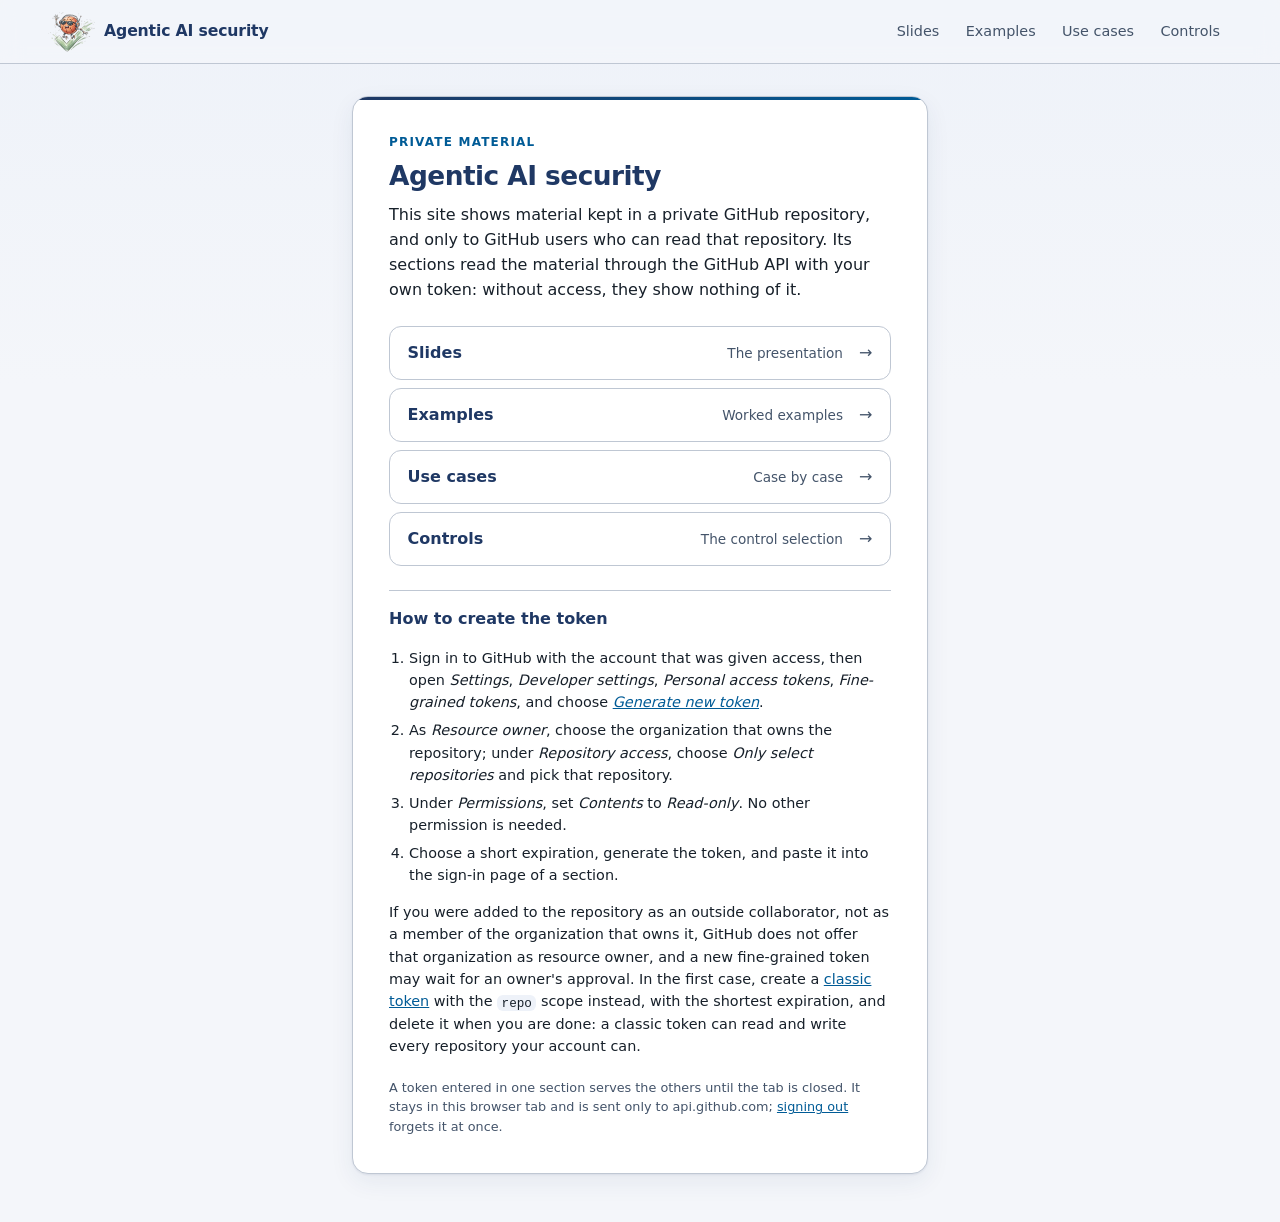
<file: index.html>
<!doctype html>
<html lang="en">
<head>
  <meta charset="utf-8">
  <!-- This page loads only its own files, and reads the latest release from the GitHub API. -->
  <meta http-equiv="Content-Security-Policy"
        content="default-src 'self'; connect-src https://api.github.com; object-src 'none'; base-uri 'none'; form-action 'none'">
  <meta name="viewport" content="width=device-width, initial-scale=1">
  <meta name="referrer" content="no-referrer">
  <meta name="robots" content="noindex, nofollow">
  <title>Agentic AI security</title>
  <link rel="icon" href="assets/favicon.png" type="image/png">
  <link rel="stylesheet" href="assets/site.css">
  <script type="module" src="assets/overview.js"></script>
</head>
<body>
  <!-- The bar of every page: the logo leads back to the overview from anywhere. -->
  <header class="site-bar">
    <a class="site-home" href="./" aria-label="Agentic AI security: overview">
      <img src="assets/logo.png" alt="" width="47" height="40">
      <span>Agentic AI security</span>
    </a>
    <nav class="site-nav" aria-label="Sections">
      <a href="slides/">Slides</a>
      <a href="examples/">Examples</a>
      <a href="usecases/">Use cases</a>
      <a href="controls/">Controls</a>
    </nav>
  </header>
  <main class="card">
    <p class="kicker">Private material</p>
    <h1>Agentic AI security</h1>
    <p class="lead">
      This site shows material kept in a private GitHub repository, and only to GitHub users who
      can read that repository. Its sections read the material through the GitHub API with your
      own token: without access, they show nothing of it.
    </p>

    <!-- One entry per section; a section in preparation carries the class "pending". -->
    <nav aria-label="Sections">
      <ul class="sections">
        <li><a href="slides/"><span class="name">Slides</span><span class="state">The presentation</span></a></li>
        <li><a href="examples/"><span class="name">Examples</span><span class="state">Worked examples</span></a></li>
        <li><a href="usecases/"><span class="name">Use cases</span><span class="state">Case by case</span></a></li>
        <li><a href="controls/"><span class="name">Controls</span><span class="state">The control selection</span></a></li>
      </ul>
    </nav>

    <!-- Shown in place of the help on the token once a section has stored one. -->
    <section id="release" class="help-section" aria-labelledby="release-title" hidden>
      <h2 id="release-title">Latest release</h2>
      <p>The PDF of the latest release: <code id="release-file"></code><span id="release-date"></span>.</p>
      <p><a id="release-link" class="button primary" href="download/">Download the full paper in PDF</a></p>
      <p class="fine">
        github.com serves the file, and only to an account that can read the repository; the next
        page explains what it asks.
      </p>
    </section>

    <section id="token" class="help-section" aria-labelledby="token-title">
      <h2 id="token-title">How to create the token</h2>
      <ol>
        <li>Sign in to GitHub with the account that was given access, then open
          <em>Settings</em>, <em>Developer settings</em>, <em>Personal access tokens</em>,
          <em>Fine-grained tokens</em>, and choose
          <a href="https://github.com/settings/personal-access-tokens/new" target="_blank"
             rel="noopener noreferrer"><em>Generate new token</em></a>.</li>
        <li>As <em>Resource owner</em>, choose the organization that owns the repository; under
          <em>Repository access</em>, choose <em>Only select repositories</em> and pick that
          repository.</li>
        <li>Under <em>Permissions</em>, set <em>Contents</em> to <em>Read-only</em>. No other
          permission is needed.</li>
        <li>Choose a short expiration, generate the token, and paste it into the sign-in page of a
          section.</li>
      </ol>
      <p>
        If you were added to the repository as an outside collaborator, not as a member of the
        organization that owns it, GitHub does not offer that organization as resource owner, and a
        new fine-grained token may wait for an owner's approval. In the first case, create a
        <a href="https://github.com/settings/tokens/new?scopes=repo&amp;description=Private%20presentation"
           target="_blank" rel="noopener noreferrer">classic token</a> with the <code>repo</code> scope
        instead, with the shortest expiration, and delete it when you are done: a classic token can
        read and write every repository your account can.
      </p>
    </section>

    <p class="fine">
      A token entered in one section serves the others until the tab is closed. It stays in this
      browser tab and is sent only to api.github.com;
      <a href="slides/?signout">signing out</a> forgets it at once.
    </p>
  </main>
</body>
</html>
</file>
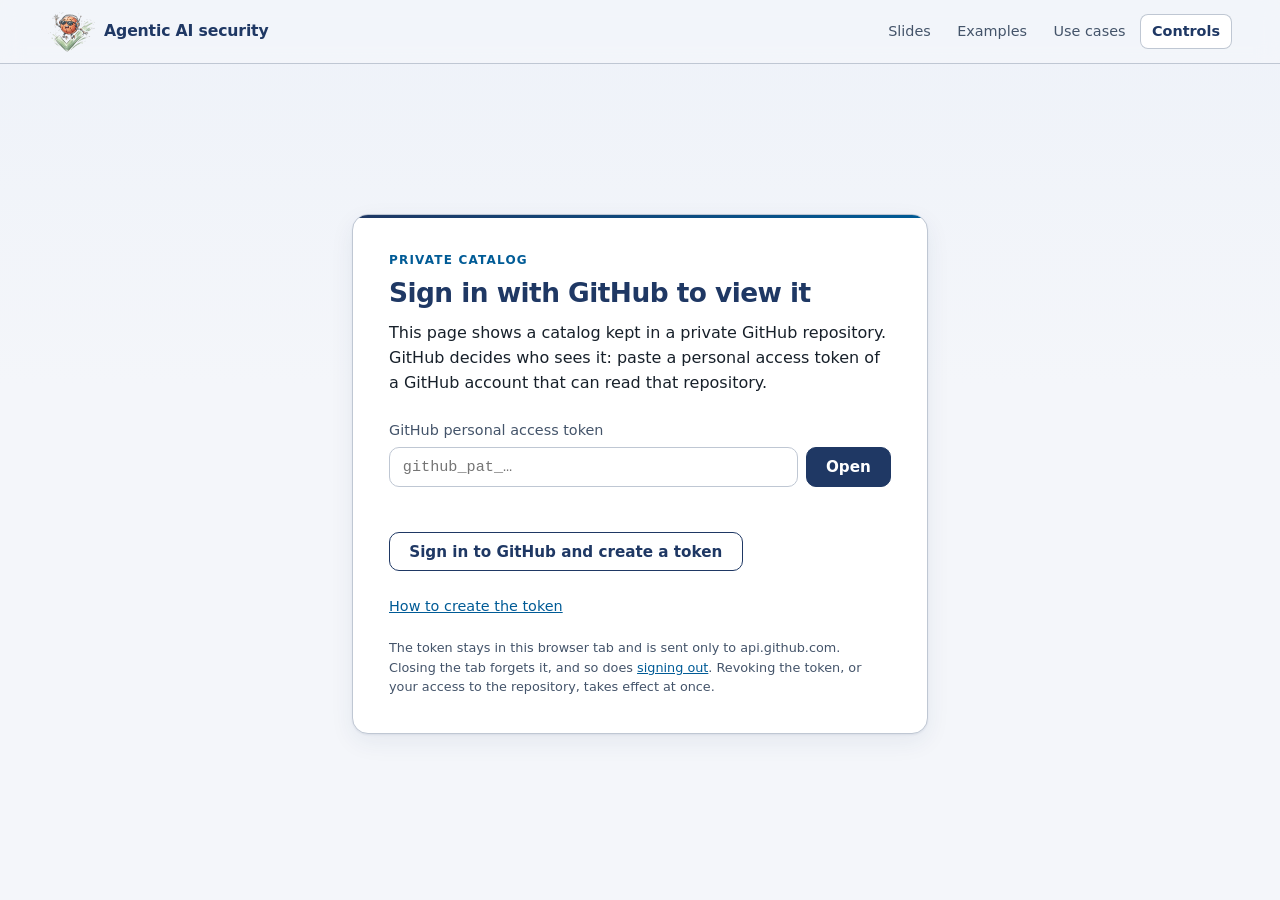
<file: controls/index.html>
<!doctype html>
<html lang="en">
<head>
  <meta charset="utf-8">
  <!-- Requests go only to the GitHub API; the page loads nothing but its own files. -->
  <meta http-equiv="Content-Security-Policy"
        content="default-src 'self'; connect-src https://api.github.com; object-src 'none'; base-uri 'none'; form-action 'none'">
  <meta name="viewport" content="width=device-width, initial-scale=1">
  <meta name="referrer" content="no-referrer">
  <meta name="robots" content="noindex, nofollow">
  <title>Controls</title>
  <link rel="icon" href="../assets/favicon.png" type="image/png">
  <link rel="stylesheet" href="../assets/site.css">
  <script type="module" src="controls.js"></script>
</head>
<body>
  <!-- The bar of every page: the logo leads back to the overview from anywhere. -->
  <header class="site-bar">
    <a class="site-home" href="../" aria-label="Agentic AI security: overview">
      <img src="../assets/logo.png" alt="" width="47" height="40">
      <span>Agentic AI security</span>
    </a>
    <nav class="site-nav" aria-label="Sections">
      <a href="../slides/">Slides</a>
      <a href="../examples/">Examples</a>
      <a href="../usecases/">Use cases</a>
      <a href="../controls/" aria-current="page">Controls</a>
    </nav>
  </header>
  <main class="card" id="gate">
    <p class="kicker">Private catalog</p>
    <h1>Sign in with GitHub to view it</h1>
    <p class="lead">
      This page shows a catalog kept in a private GitHub repository. GitHub decides who sees it:
      paste a personal access token of a GitHub account that can read that repository.
    </p>

    <form id="signin" autocomplete="off">
      <fieldset>
        <label for="token">GitHub personal access token</label>
        <div class="row">
          <input id="token" name="token" type="password" spellcheck="false" autocapitalize="off"
                 placeholder="github_pat_&hellip;" required>
          <button type="submit">Open</button>
        </div>
      </fieldset>
    </form>
    <p id="status" role="status" aria-live="polite"></p>
    <noscript><p class="noscript">This page needs JavaScript to read the catalog from GitHub.</p></noscript>

    <p class="actions">
      <a class="button" href="https://github.com/settings/personal-access-tokens/new"
         target="_blank" rel="noopener noreferrer">Sign in to GitHub and create a token</a>
    </p>

    <p class="help"><a href="../#token">How to create the token</a></p>

    <p class="fine">
      The token stays in this browser tab and is sent only to api.github.com. Closing the tab
      forgets it, and so does <a href="?signout">signing out</a>. Revoking the token, or your
      access to the repository, takes effect at once.
    </p>
  </main>

  <!-- Filled by controls.js from the document GitHub returns: every text comes from it. -->
  <main class="wide" id="content" hidden>
    <p class="kicker">Controls</p>
    <h1 data-fill="title"></h1>
    <p class="lead" data-fill="lead"></p>
    <p class="note" data-fill="note"></p>
    <div id="catalog"></div>
  </main>
</body>
</html>
</file>
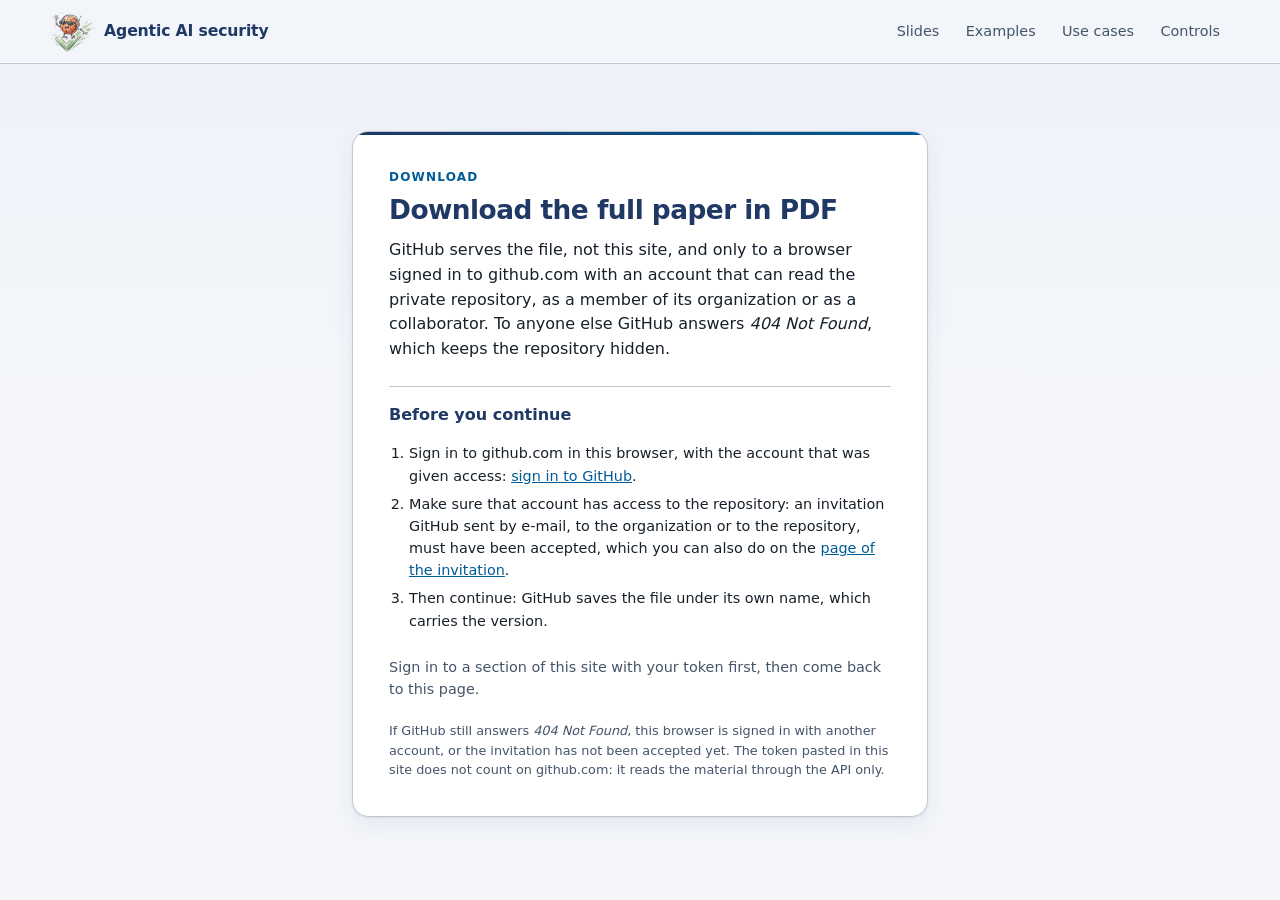
<file: download/index.html>
<!doctype html>
<html lang="en">
<head>
  <meta charset="utf-8">
  <!-- Requests go only to the GitHub API; the page loads nothing but its own files. -->
  <meta http-equiv="Content-Security-Policy"
        content="default-src 'self'; connect-src https://api.github.com; object-src 'none'; base-uri 'none'; form-action 'none'">
  <meta name="viewport" content="width=device-width, initial-scale=1">
  <meta name="referrer" content="no-referrer">
  <meta name="robots" content="noindex, nofollow">
  <title>Download</title>
  <link rel="icon" href="../assets/favicon.png" type="image/png">
  <link rel="stylesheet" href="../assets/site.css">
  <script type="module" src="download.js"></script>
</head>
<body>
  <!-- The bar of every page: the logo leads back to the overview from anywhere. -->
  <header class="site-bar">
    <a class="site-home" href="../" aria-label="Agentic AI security: overview">
      <img src="../assets/logo.png" alt="" width="47" height="40">
      <span>Agentic AI security</span>
    </a>
    <nav class="site-nav" aria-label="Sections">
      <a href="../slides/">Slides</a>
      <a href="../examples/">Examples</a>
      <a href="../usecases/">Use cases</a>
      <a href="../controls/">Controls</a>
    </nav>
  </header>
  <main class="card">
    <p class="kicker">Download</p>
    <h1>Download the full paper in PDF</h1>
    <p class="lead">
      GitHub serves the file, not this site, and only to a browser signed in to github.com with an
      account that can read the private repository, as a member of its organization or as a
      collaborator. To
      anyone else GitHub answers <em>404 Not Found</em>, which keeps the repository hidden.
    </p>

    <section class="help-section" aria-labelledby="steps-title">
      <h2 id="steps-title">Before you continue</h2>
      <ol>
        <li>Sign in to github.com in this browser, with the account that was given access:
          <a href="https://github.com/login" target="_blank" rel="noopener noreferrer">sign in to
          GitHub</a>.</li>
        <li>Make sure that account has access to the repository: an invitation GitHub sent by
          e-mail, to the organization or to the repository, must have been accepted, which you can
          also do on the
          <a id="invitations" href="https://github.com/" target="_blank" rel="noopener noreferrer">page
          of the invitation</a>.</li>
        <li>Then continue: GitHub saves the file under its own name, which carries the version.</li>
      </ol>
    </section>

    <p id="file" class="fine" hidden>The file: <code id="file-name"></code><span id="file-date"></span>.</p>
    <p class="actions">
      <a id="continue" class="button primary" href="../" hidden>Continue to the download on GitHub</a>
    </p>
    <p id="status" role="status" aria-live="polite"></p>

    <p class="fine">
      If GitHub still answers <em>404 Not Found</em>, this browser is signed in with another account,
      or the invitation has not been accepted yet. The token pasted in this site does not count on
      github.com: it reads the material through the API only.
    </p>
  </main>
</body>
</html>
</file>
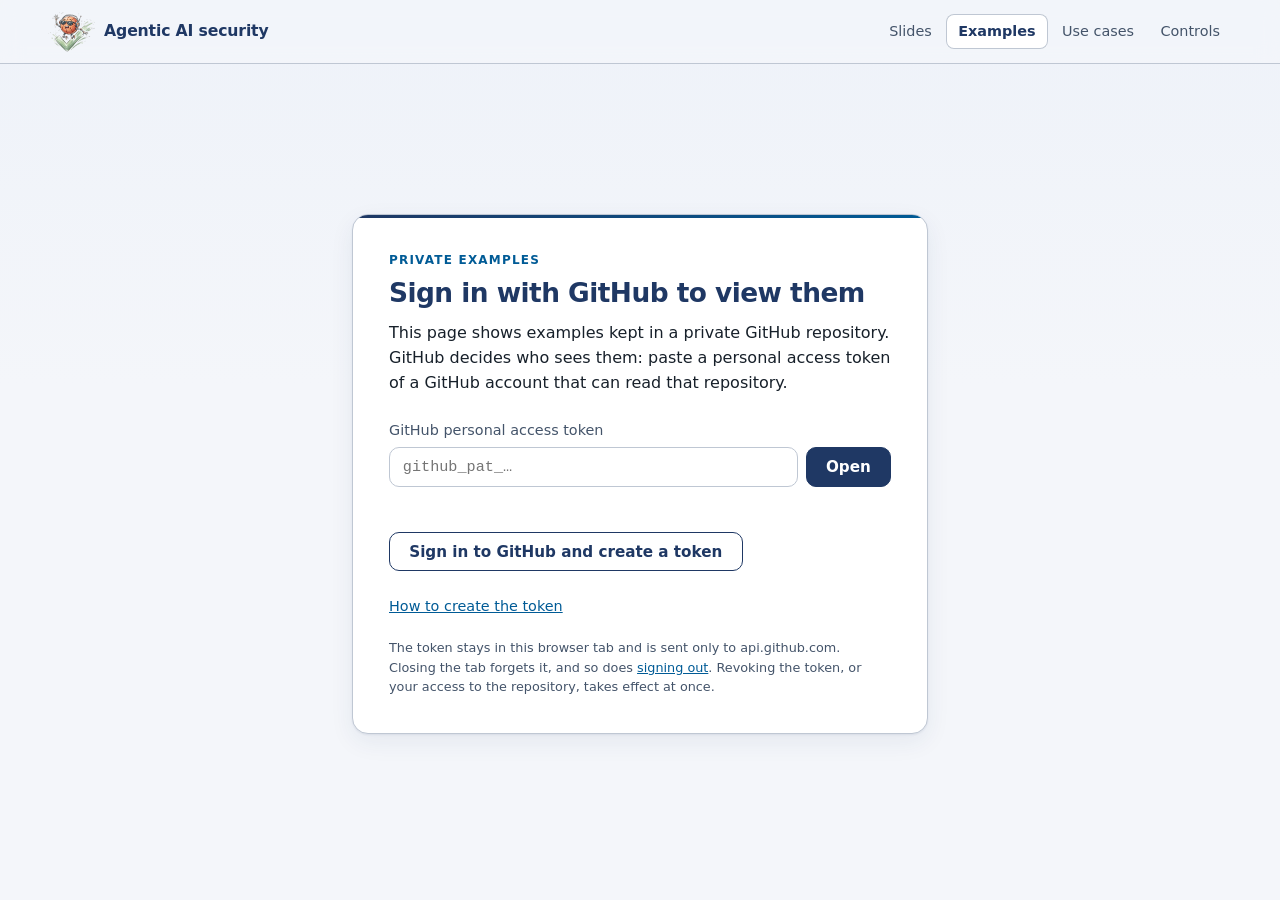
<file: examples/index.html>
<!doctype html>
<html lang="en">
<head>
  <meta charset="utf-8">
  <!-- Requests go only to the GitHub API; the page loads nothing but its own files. -->
  <meta http-equiv="Content-Security-Policy"
        content="default-src 'self'; connect-src https://api.github.com; object-src 'none'; base-uri 'none'; form-action 'none'">
  <meta name="viewport" content="width=device-width, initial-scale=1">
  <meta name="referrer" content="no-referrer">
  <meta name="robots" content="noindex, nofollow">
  <title>Examples</title>
  <link rel="icon" href="../assets/favicon.png" type="image/png">
  <link rel="stylesheet" href="../assets/site.css">
  <script type="module" src="examples.js"></script>
</head>
<body>
  <!-- The bar of every page: the logo leads back to the overview from anywhere. -->
  <header class="site-bar">
    <a class="site-home" href="../" aria-label="Agentic AI security: overview">
      <img src="../assets/logo.png" alt="" width="47" height="40">
      <span>Agentic AI security</span>
    </a>
    <nav class="site-nav" aria-label="Sections">
      <a href="../slides/">Slides</a>
      <a href="../examples/" aria-current="page">Examples</a>
      <a href="../usecases/">Use cases</a>
      <a href="../controls/">Controls</a>
    </nav>
  </header>
  <main class="card" id="gate">
    <p class="kicker">Private examples</p>
    <h1>Sign in with GitHub to view them</h1>
    <p class="lead">
      This page shows examples kept in a private GitHub repository. GitHub decides who sees them:
      paste a personal access token of a GitHub account that can read that repository.
    </p>

    <form id="signin" autocomplete="off">
      <fieldset>
        <label for="token">GitHub personal access token</label>
        <div class="row">
          <input id="token" name="token" type="password" spellcheck="false" autocapitalize="off"
                 placeholder="github_pat_&hellip;" required>
          <button type="submit">Open</button>
        </div>
      </fieldset>
    </form>
    <p id="status" role="status" aria-live="polite"></p>
    <noscript><p class="noscript">This page needs JavaScript to read the examples from GitHub.</p></noscript>

    <p class="actions">
      <a class="button" href="https://github.com/settings/personal-access-tokens/new"
         target="_blank" rel="noopener noreferrer">Sign in to GitHub and create a token</a>
    </p>

    <p class="help"><a href="../#token">How to create the token</a></p>

    <p class="fine">
      The token stays in this browser tab and is sent only to api.github.com. Closing the tab
      forgets it, and so does <a href="?signout">signing out</a>. Revoking the token, or your
      access to the repository, takes effect at once.
    </p>
  </main>

  <!-- Filled by examples.js from the document GitHub returns: every text comes from it. -->
  <main class="wide" id="content" hidden>
    <p class="kicker">Examples</p>
    <h1 data-fill="title"></h1>
    <p class="lead" data-fill="lead"></p>
    <p class="note" data-fill="note"></p>
    <div id="groups"></div>
  </main>

  <!-- The card of an item, opened at its address (#id); filled by examples.js. -->
  <dialog id="card" class="card-dialog" aria-label="Details">
    <div class="card-bar"><button type="button" class="card-close">Close</button></div>
    <div class="card-slot"></div>
  </dialog>
</body>
</html>
</file>
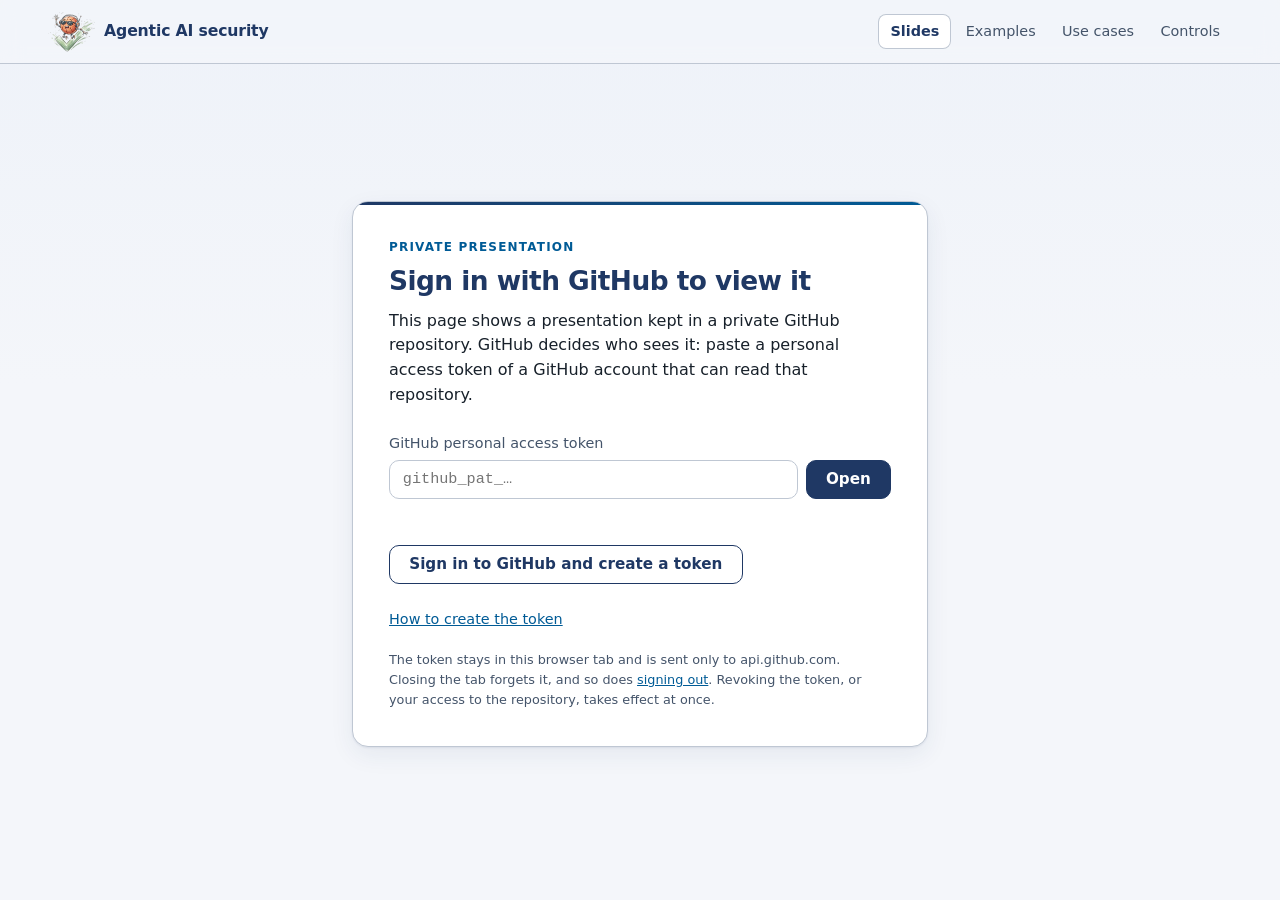
<file: slides/index.html>
<!doctype html>
<html lang="en">
<head>
  <meta charset="utf-8">
  <!-- Network requests may go only to the GitHub API; no plugins, no <base>, no form posts.
       Scripts and styles are left open because the deck that replaces this page inlines its own. -->
  <meta http-equiv="Content-Security-Policy"
        content="connect-src https://api.github.com; object-src 'none'; base-uri 'none'; form-action 'none'">
  <meta name="viewport" content="width=device-width, initial-scale=1">
  <meta name="referrer" content="no-referrer">
  <meta name="robots" content="noindex, nofollow">
  <title>Private presentation</title>
  <link rel="icon" href="../assets/favicon.png" type="image/png">
  <link rel="stylesheet" href="../assets/site.css">
  <script type="module" src="viewer.js"></script>
</head>
<body>
  <!-- The bar of every page: the logo leads back to the overview from anywhere. -->
  <header class="site-bar">
    <a class="site-home" href="../" aria-label="Agentic AI security: overview">
      <img src="../assets/logo.png" alt="" width="47" height="40">
      <span>Agentic AI security</span>
    </a>
    <nav class="site-nav" aria-label="Sections">
      <a href="../slides/" aria-current="page">Slides</a>
      <a href="../examples/">Examples</a>
      <a href="../usecases/">Use cases</a>
      <a href="../controls/">Controls</a>
    </nav>
  </header>
  <main class="card">
    <p class="kicker">Private presentation</p>
    <h1>Sign in with GitHub to view it</h1>
    <p class="lead">
      This page shows a presentation kept in a private GitHub repository. GitHub decides who sees
      it: paste a personal access token of a GitHub account that can read that repository.
    </p>

    <form id="signin" autocomplete="off">
      <fieldset>
        <label for="token">GitHub personal access token</label>
        <div class="row">
          <input id="token" name="token" type="password" spellcheck="false" autocapitalize="off"
                 placeholder="github_pat_&hellip;" required>
          <button type="submit">Open</button>
        </div>
      </fieldset>
    </form>
    <p id="status" role="status" aria-live="polite"></p>
    <noscript><p class="noscript">This page needs JavaScript to read the presentation from GitHub.</p></noscript>

    <p class="actions">
      <a class="button" href="https://github.com/settings/personal-access-tokens/new"
         target="_blank" rel="noopener noreferrer">Sign in to GitHub and create a token</a>
    </p>

    <p class="help"><a href="../#token">How to create the token</a></p>

    <p class="fine">
      The token stays in this browser tab and is sent only to api.github.com. Closing the tab
      forgets it, and so does <a href="?signout">signing out</a>. Revoking the token, or your
      access to the repository, takes effect at once.
    </p>
  </main>
</body>
</html>
</file>
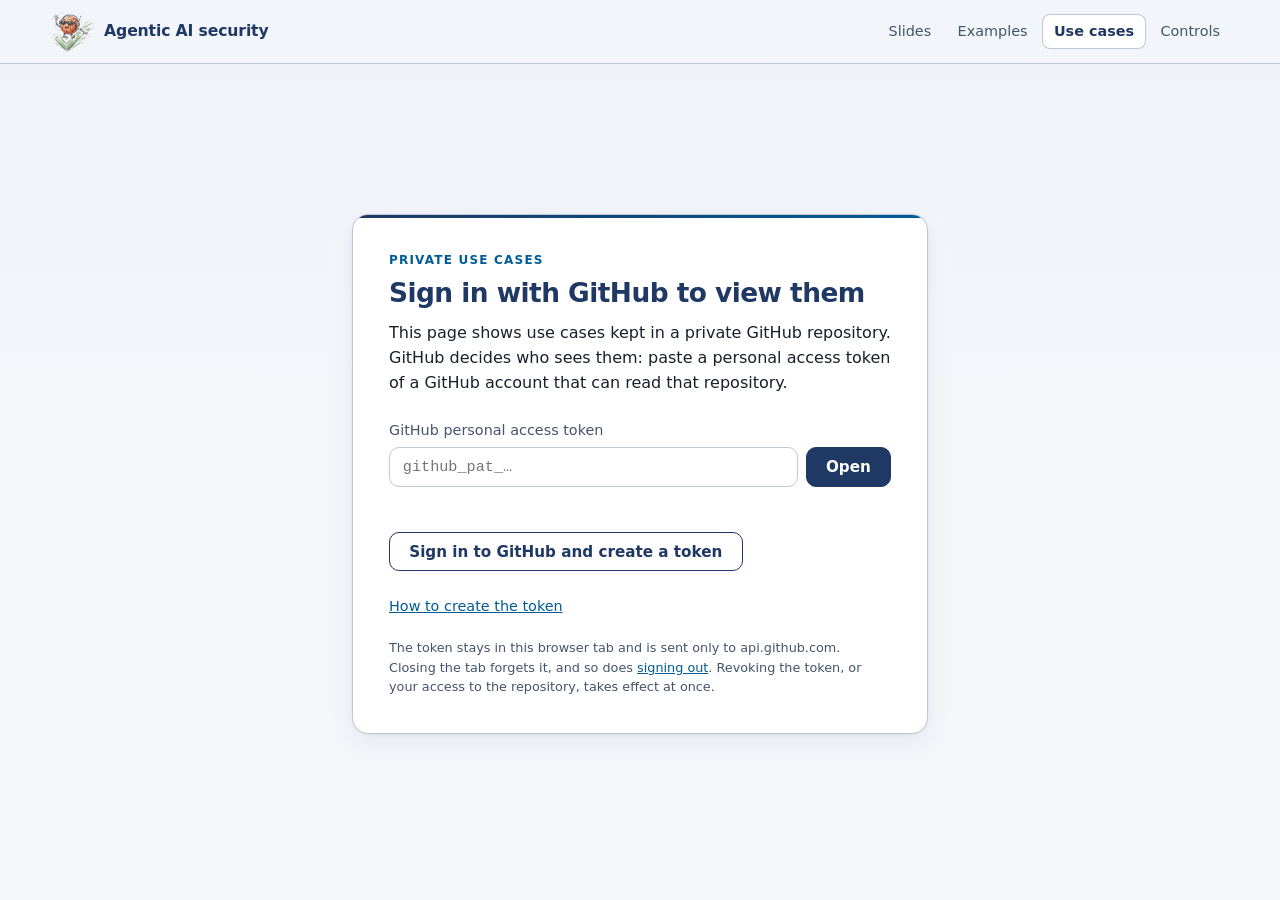
<file: usecases/index.html>
<!doctype html>
<html lang="en">
<head>
  <meta charset="utf-8">
  <!-- Requests go only to the GitHub API; the page loads nothing but its own files. -->
  <meta http-equiv="Content-Security-Policy"
        content="default-src 'self'; connect-src https://api.github.com; object-src 'none'; base-uri 'none'; form-action 'none'">
  <meta name="viewport" content="width=device-width, initial-scale=1">
  <meta name="referrer" content="no-referrer">
  <meta name="robots" content="noindex, nofollow">
  <title>Use cases</title>
  <link rel="icon" href="../assets/favicon.png" type="image/png">
  <link rel="stylesheet" href="../assets/site.css">
  <script type="module" src="usecases.js"></script>
</head>
<body>
  <!-- The bar of every page: the logo leads back to the overview from anywhere. -->
  <header class="site-bar">
    <a class="site-home" href="../" aria-label="Agentic AI security: overview">
      <img src="../assets/logo.png" alt="" width="47" height="40">
      <span>Agentic AI security</span>
    </a>
    <nav class="site-nav" aria-label="Sections">
      <a href="../slides/">Slides</a>
      <a href="../examples/">Examples</a>
      <a href="../usecases/" aria-current="page">Use cases</a>
      <a href="../controls/">Controls</a>
    </nav>
  </header>
  <main class="card" id="gate">
    <p class="kicker">Private use cases</p>
    <h1>Sign in with GitHub to view them</h1>
    <p class="lead">
      This page shows use cases kept in a private GitHub repository. GitHub decides who sees them:
      paste a personal access token of a GitHub account that can read that repository.
    </p>

    <form id="signin" autocomplete="off">
      <fieldset>
        <label for="token">GitHub personal access token</label>
        <div class="row">
          <input id="token" name="token" type="password" spellcheck="false" autocapitalize="off"
                 placeholder="github_pat_&hellip;" required>
          <button type="submit">Open</button>
        </div>
      </fieldset>
    </form>
    <p id="status" role="status" aria-live="polite"></p>
    <noscript><p class="noscript">This page needs JavaScript to read the use cases from GitHub.</p></noscript>

    <p class="actions">
      <a class="button" href="https://github.com/settings/personal-access-tokens/new"
         target="_blank" rel="noopener noreferrer">Sign in to GitHub and create a token</a>
    </p>

    <p class="help"><a href="../#token">How to create the token</a></p>

    <p class="fine">
      The token stays in this browser tab and is sent only to api.github.com. Closing the tab
      forgets it, and so does <a href="?signout">signing out</a>. Revoking the token, or your
      access to the repository, takes effect at once.
    </p>
  </main>

  <!-- Filled by examples.js from the document GitHub returns: every text comes from it. -->
  <main class="wide" id="content" hidden>
    <p class="kicker">Use cases</p>
    <h1 data-fill="title"></h1>
    <p class="lead" data-fill="lead"></p>
    <p class="note" data-fill="note"></p>
    <div id="groups"></div>
  </main>

  <!-- The card of an item, opened at its address (#id); filled by examples.js. -->
  <dialog id="card" class="card-dialog" aria-label="Details">
    <div class="card-bar"><button type="button" class="card-close">Close</button></div>
    <div class="card-slot"></div>
  </dialog>
</body>
</html>
</file>
<file: assets/site.css>
/* The style of every page of the site: the overview, the sign-in page of each section,
   and the placeholders. Once a token opens the presentation, the deck replaces its page
   with its own styles. The palette is the deck's; the look is sober and technical: a system
   typeface, thin rules, soft shadows, and short transitions, nothing that moves on its own. */

:root {
  --navy: #1f3864;
  --slate: #44546a;
  --accent: #005b96;
  --rule: #bfc7d3;
  --text: #17202a;
  --paper: #ffffff;
  --tint: #eef2f9;
  --page: #f4f6fa;
  --error: #b42318;
  /* Three tones, from green to red: a fill, and a darker rule. */
  --tone-1: #b8e04a;
  --tone-2: #fdd867;
  --tone-3: #ff6b61;
  --tone-1-rule: #3f7f1f;
  --tone-2-rule: #b8860b;
  --tone-3-rule: #c0392b;
  --on-tone: #17202a;
  --track: #d9e5f0;
  --shadow: rgba(31, 56, 100, 0.08);
  --shadow-soft: rgba(31, 56, 100, 0.07);
  --font: ui-sans-serif, system-ui, -apple-system, "Segoe UI", Roboto, "Helvetica Neue", Arial, sans-serif;
  --mono: ui-monospace, SFMono-Regular, "SF Mono", Menlo, Consolas, "Liberation Mono", monospace;
  /* The bar at the top of every page, and the shared radius, shadow, and focus ring. */
  --bar: 64px;
  --radius: 12px;
  --lift: 0 1px 2px var(--shadow), 0 8px 24px var(--shadow-soft);
  --ring: color-mix(in srgb, var(--accent) 30%, transparent);
  color-scheme: light;
}

@media (prefers-color-scheme: dark) {
  :root {
    --navy: #c7d5f0;
    --slate: #a3afc0;
    --accent: #7db9e8;
    --rule: #3a4658;
    --text: #e5e9ef;
    --paper: #18202b;
    --tint: #212c3a;
    --page: #0f151d;
    --error: #ff8f85;
    --tone-1-rule: #b8e04a;
    --tone-2-rule: #fdd867;
    --tone-3-rule: #ff6b61;
    --track: #2a3a4d;
    --shadow: rgba(0, 0, 0, 0.35);
    --shadow-soft: rgba(0, 0, 0, 0.25);
    color-scheme: dark;
  }
}

* {
  box-sizing: border-box;
}

/* The hidden attribute wins over any display a rule sets, so that code can hide any element. */
[hidden] {
  display: none !important;
}

body {
  display: flex;
  flex-direction: column;
  align-items: center;
  min-height: 100vh;
  margin: 0;
  padding: 0 0 3rem;
  background: linear-gradient(180deg, var(--tint), var(--page) 24rem) no-repeat, var(--page);
  color: var(--text);
  font: 16px/1.55 var(--font);
  -webkit-font-smoothing: antialiased;
  text-rendering: optimizeLegibility;
}

/* The bar at the top of every page: the logo and the name lead back to the overview from
   anywhere, and the sections follow, the current one marked. It stays in view, translucent. */
.site-bar {
  position: sticky;
  z-index: 20;
  top: 0;
  display: flex;
  align-items: center;
  gap: 1rem;
  width: 100%;
  height: var(--bar);
  margin-bottom: 2rem;
  padding: 0 max(16px, calc((100% - 74rem) / 2));
  border-bottom: 1px solid var(--rule);
  background: color-mix(in srgb, var(--page) 84%, transparent);
  -webkit-backdrop-filter: saturate(1.5) blur(10px);
  backdrop-filter: saturate(1.5) blur(10px);
}

.site-home {
  display: inline-flex;
  align-items: center;
  gap: 0.6rem;
  border-radius: 8px;
  color: var(--navy);
  font-size: 0.98rem;
  font-weight: 700;
  letter-spacing: -0.01em;
  text-decoration: none;
}

.site-home img {
  display: block;
  width: auto;
  height: 40px;
}

.site-home:hover span {
  color: var(--accent);
}

.site-nav {
  display: flex;
  gap: 0.15rem;
  margin-left: auto;
}

.site-nav a {
  padding: 0.4rem 0.75rem;
  border-radius: 8px;
  color: var(--slate);
  font-size: 0.9rem;
  font-weight: 500;
  text-decoration: none;
  transition: background-color 0.15s ease, color 0.15s ease;
}

.site-nav a:hover {
  background: var(--tint);
  color: var(--navy);
}

.site-nav a[aria-current="page"] {
  background: var(--paper);
  box-shadow: inset 0 0 0 1px var(--rule);
  color: var(--navy);
  font-weight: 600;
}

@media (max-width: 640px) {
  .site-nav {
    display: none;
  }
}

.card {
  position: relative;
  width: min(100% - 32px, 36rem);
  margin-block: auto;
  padding: 2.25rem;
  overflow: hidden;
  border: 1px solid var(--rule);
  border-radius: 16px;
  background: var(--paper);
  box-shadow: var(--lift);
}

/* A thin band of the two blues across the top of a card. */
.card::before {
  position: absolute;
  inset: 0 0 auto;
  height: 3px;
  background: linear-gradient(90deg, var(--navy), var(--accent));
  content: "";
}

.kicker {
  margin: 0 0 0.5rem;
  color: var(--accent);
  font-size: 0.75rem;
  font-weight: 700;
  letter-spacing: 0.1em;
  text-transform: uppercase;
}

h1 {
  margin: 0 0 0.75rem;
  color: var(--navy);
  font-size: 1.65rem;
  font-weight: 700;
  letter-spacing: -0.02em;
  line-height: 1.2;
}

.lead {
  margin: 0 0 1.5rem;
}

.lead:last-child {
  margin-bottom: 0;
}

fieldset {
  margin: 0;
  padding: 0;
  border: 0;
}

label {
  display: block;
  margin-bottom: 0.35rem;
  color: var(--slate);
  font-size: 0.9rem;
}

.row {
  display: flex;
  gap: 0.5rem;
}

input {
  flex: 1;
  min-width: 0;
  padding: 0.6rem 0.8rem;
  border: 1px solid var(--rule);
  border-radius: 10px;
  background: var(--paper);
  color: var(--text);
  font: 0.95rem var(--mono);
  transition: border-color 0.15s ease, box-shadow 0.15s ease;
}

input:focus {
  border-color: var(--accent);
  box-shadow: 0 0 0 3px var(--ring);
  outline: none;
}

button,
.button {
  display: inline-block;
  padding: 0.6rem 1.2rem;
  border: 1px solid var(--navy);
  border-radius: 10px;
  background: var(--navy);
  color: var(--paper);
  font: 600 0.95rem var(--font);
  text-decoration: none;
  cursor: pointer;
  transition: background-color 0.15s ease, border-color 0.15s ease, box-shadow 0.15s ease;
}

button:hover,
.button.primary:hover {
  border-color: var(--accent);
  background: var(--accent);
}

.button {
  background: transparent;
  color: var(--navy);
}

.button:hover {
  background: var(--tint);
}

.button.primary {
  background: var(--navy);
  color: var(--paper);
}

button:disabled {
  opacity: 0.6;
  cursor: progress;
}

input:focus-visible,
button:focus-visible,
a:focus-visible {
  outline: 2px solid var(--accent);
  outline-offset: 2px;
}

#status {
  min-height: 1.5em;
  margin: 0.75rem 0 0;
  color: var(--slate);
  font-size: 0.9rem;
}

#status[data-kind="error"],
.noscript {
  color: var(--error);
}

.sections {
  display: grid;
  gap: 0.5rem;
  margin: 0 0 1.5rem;
  padding: 0;
  list-style: none;
}

.sections a {
  display: flex;
  align-items: baseline;
  gap: 1rem;
  padding: 0.85rem 1.1rem;
  border: 1px solid var(--rule);
  border-radius: var(--radius);
  background: var(--paper);
  color: var(--text);
  text-decoration: none;
  transition: border-color 0.15s ease, box-shadow 0.15s ease;
}

.sections a::after {
  color: var(--slate);
  content: "\2192";
  transition: transform 0.15s ease, color 0.15s ease;
}

.sections a:hover {
  border-color: var(--accent);
  box-shadow: var(--lift);
}

.sections a:hover::after {
  color: var(--accent);
  transform: translateX(3px);
}

.sections .name {
  color: var(--navy);
  font-weight: bold;
}

.sections .state {
  margin-left: auto;
  color: var(--slate);
  font-size: 0.85rem;
  text-align: right;
}

.sections .pending a {
  opacity: 0.6;
}

.actions {
  margin: 0.75rem 0 1.5rem;
}

a {
  color: var(--accent);
}

.help {
  margin: 0 0 1rem;
  font-size: 0.9rem;
}

.help-section {
  padding-top: 1rem;
  border-top: 1px solid var(--rule);
  font-size: 0.9rem;
}

.help-section h2 {
  margin: 0;
  color: var(--navy);
  font-size: 1rem;
}

ol {
  padding-left: 1.25rem;
}

ol > li + li {
  margin-top: 0.35rem;
}

code {
  padding: 0.05em 0.35em;
  border-radius: 6px;
  background: var(--tint);
  font-family: var(--mono);
  font-size: 0.88em;
}

.fine {
  margin: 1.25rem 0 0;
  color: var(--slate);
  font-size: 0.8rem;
}

/* A wide page of tiles in groups, each group in one of the three tones. */

.wide {
  width: min(100% - 32px, 74rem);
  padding: 0 0 2rem;
}

.wide h1 {
  font-size: 2.1rem;
  letter-spacing: -0.025em;
}

.wide > .lead,
.wide > .note {
  max-width: 54rem;
}

.note {
  margin: -0.75rem 0 0;
  padding-left: 0.75rem;
  border-left: 3px solid var(--rule);
  color: var(--slate);
  font-size: 0.85rem;
}

.tone-1 {
  --fill: var(--tone-1);
  --edge: var(--tone-1-rule);
}

.tone-2 {
  --fill: var(--tone-2);
  --edge: var(--tone-2-rule);
}

.tone-3 {
  --fill: var(--tone-3);
  --edge: var(--tone-3-rule);
}

/* The share of each group: one stacked bar, a 2px gap between segments, each labeled. */
.spread {
  display: flex;
  gap: 2px;
  margin: 2rem 0 0.5rem;
}

.segment {
  display: flex;
  flex: var(--share) 1 0;
  align-items: baseline;
  justify-content: space-between;
  gap: 0.5rem;
  min-width: 0;
  padding: 0.55rem 0.8rem;
  background: var(--fill);
  color: var(--on-tone);
  font-size: 0.85rem;
  text-decoration: none;
  white-space: nowrap;
}

.segment:first-child {
  border-radius: 8px 0 0 8px;
}

.segment:last-child {
  border-radius: 0 8px 8px 0;
}

.segment:only-child {
  border-radius: 8px;
}

.segment-title {
  overflow: hidden;
  font-weight: bold;
  text-overflow: ellipsis;
}

.segment:hover .segment-title {
  text-decoration: underline;
}

.group {
  margin-top: 2.25rem;
  scroll-margin-top: calc(var(--bar) + 1rem);
}

.group-head {
  display: flex;
  flex-wrap: wrap;
  align-items: baseline;
  gap: 0.25rem 0.75rem;
  padding-bottom: 0.6rem;
  border-bottom: 1px solid var(--rule);
}

.group-head .dot {
  align-self: center;
  width: 0.85rem;
  height: 0.85rem;
  border: 2px solid var(--edge);
  border-radius: 50%;
  background: var(--fill);
}

.group-head h2 {
  margin: 0;
  color: var(--navy);
  font-size: 1.3rem;
}

.group-head .detail {
  color: var(--slate);
  font-family: Georgia, "Times New Roman", serif;
}

.group-head .count {
  margin-left: auto;
  color: var(--slate);
  font-size: 0.85rem;
}

.tiles {
  display: grid;
  grid-template-columns: repeat(auto-fill, minmax(18rem, 1fr));
  gap: 1.25rem;
  margin-top: 1.25rem;
}

.tile {
  display: flex;
  flex-direction: column;
  padding: 1.15rem 1.25rem 1.1rem;
  border: 1px solid var(--rule);
  border-top: 4px solid var(--edge);
  border-radius: 12px;
  background: var(--paper);
  box-shadow: 0 1px 2px var(--shadow), 0 6px 18px var(--shadow-soft);
  transition: transform 0.15s ease, box-shadow 0.15s ease;
}

.tile:hover {
  box-shadow: 0 2px 4px var(--shadow), 0 12px 28px var(--shadow-soft);
  transform: translateY(-2px);
}

.tile-top {
  display: flex;
  align-items: center;
  justify-content: space-between;
  gap: 0.5rem;
}

.tile-kicker {
  margin: 0;
  color: var(--slate);
  font-size: 0.72rem;
  font-weight: bold;
  letter-spacing: 0.09em;
  text-transform: uppercase;
}

.tag {
  flex: none;
  padding: 0.05rem 0.55rem;
  border: 1px solid var(--rule);
  border-radius: 999px;
  background: var(--tint);
  color: var(--text);
  font-size: 0.72rem;
  font-weight: bold;
}

.tile h3 {
  margin: 0.45rem 0 0.2rem;
  color: var(--navy);
  font-size: 1.12rem;
  line-height: 1.3;
}

.tile-subtitle {
  margin: 0 0 0.7rem;
  color: var(--slate);
  font-size: 0.85rem;
}

.tile-text {
  flex: 1;
  margin: 0 0 1rem;
  font-size: 0.9rem;
  line-height: 1.55;
}

/* The values: a meter for each, and the highlighted one as a badge in the group's tone. */
.tile-foot {
  display: flex;
  align-items: stretch;
  gap: 0.9rem;
  padding-top: 0.9rem;
  border-top: 1px solid var(--rule);
}

.meters {
  display: grid;
  flex: 1;
  gap: 0.4rem;
  margin: 0;
}

.meter {
  display: grid;
  grid-template-columns: 1.1rem 1fr;
  align-items: center;
  gap: 0.5rem;
}

.meter dt,
.badge-label {
  color: var(--slate);
  font: italic 0.95rem Georgia, "Times New Roman", serif;
}

.meter dd {
  display: grid;
  grid-template-columns: 1fr 3.1rem;
  align-items: center;
  gap: 0.5rem;
  margin: 0;
}

abbr {
  text-decoration: none;
}

.track {
  position: relative;
  height: 6px;
  border-radius: 3px;
  background: var(--track);
}

.track.centered::after {
  position: absolute;
  top: -3px;
  bottom: -3px;
  left: 50%;
  width: 1px;
  background: var(--slate);
  content: "";
}

.fill {
  position: absolute;
  top: 0;
  bottom: 0;
  left: var(--from);
  width: calc(var(--to) - var(--from));
  border-radius: 3px;
  background: var(--accent);
}

.num {
  font-size: 0.88rem;
  font-variant-numeric: tabular-nums;
  font-weight: bold;
  text-align: right;
}

.badge {
  display: flex;
  flex-direction: column;
  align-items: center;
  justify-content: center;
  min-width: 5.2rem;
  padding: 0.4rem 0.6rem;
  border: 1px solid var(--edge);
  border-radius: 10px;
  background: var(--fill);
  color: var(--on-tone);
}

.badge .badge-label {
  color: var(--on-tone);
}

.badge-value {
  font-size: 1.6rem;
  font-weight: bold;
  line-height: 1.1;
}

.badge-group {
  font-size: 0.7rem;
  font-weight: bold;
  letter-spacing: 0.04em;
}

/* A tile opens its card: the link of its title covers the whole tile. */
.tile {
  position: relative;
}

.tile h3 a {
  color: inherit;
  text-decoration: none;
}

.tile h3 a::after {
  position: absolute;
  inset: 0;
  border-radius: 12px;
  content: "";
}

.tile:hover h3 a {
  color: var(--accent);
}

.tile h3 a:focus-visible {
  outline: none;
}

.tile:has(a:focus-visible) {
  outline: 2px solid var(--accent);
  outline-offset: 2px;
}

/* Charts: regions in the three tones, dashed boundaries, points with a halo behind their labels. */
.chart {
  margin: 1.75rem 0 0;
  padding: 1rem 1.1rem 0.9rem;
  border: 1px solid var(--rule);
  border-radius: 12px;
  background: var(--paper);
}

.chart-title {
  margin: 0 0 0.6rem;
  color: var(--navy);
  font-size: 1rem;
  font-weight: bold;
}

.chart-canvas {
  width: 100%;
}

.chart-canvas svg {
  display: block;
}

.region {
  fill: var(--fill);
  fill-opacity: 0.6;
}

.chart .grid line {
  stroke: var(--paper);
  stroke-opacity: 0.55;
}

.chart .boundary {
  stroke: var(--slate);
  stroke-dasharray: 5 4;
  stroke-width: 1.5;
}

.chart .frame {
  stroke: var(--rule);
}

.chart .axes text {
  fill: var(--slate);
  font: 11px var(--font);
}

.chart .axes .axis-label {
  fill: var(--text);
  font: bold 12px var(--font);
}

.chart .point circle {
  fill: var(--navy);
  stroke: var(--paper);
  stroke-width: 2;
}

.chart .point text {
  fill: var(--text);
  font: bold 11.5px var(--font);
  paint-order: stroke;
  stroke: var(--paper);
  stroke-linejoin: round;
  stroke-width: 3px;
}

.chart .point .leader {
  stroke: var(--text);
  stroke-opacity: 0.6;
  stroke-width: 1;
}

.chart a:hover circle,
.chart a:focus-visible circle {
  fill: var(--accent);
  r: 8px;
}

.chart a:focus-visible {
  outline: none;
}

.chart-legend {
  display: flex;
  flex-wrap: wrap;
  gap: 0.4rem 1.2rem;
  margin: 0.6rem 0 0;
  padding: 0;
  font-size: 0.85rem;
  list-style: none;
}

.chart-legend li {
  display: flex;
  align-items: center;
  gap: 0.4rem;
}

.chart-legend .swatch {
  width: 0.9rem;
  height: 0.9rem;
  border: 1px solid var(--edge);
  border-radius: 3px;
  background: var(--fill);
}

.chart-note {
  margin: 0.5rem 0 0;
  color: var(--slate);
  font-size: 0.82rem;
}

/* The card: a dialog toned like its group, with sections of blocks. */
.card-dialog {
  width: min(66rem, calc(100% - 2rem));
  max-height: calc(100vh - 2rem);
  padding: 0;
  border: 1px solid var(--rule);
  border-top: 6px solid var(--edge);
  border-radius: 14px;
  background: var(--paper);
  color: var(--text);
  box-shadow: 0 24px 60px rgba(0, 0, 0, 0.3);
}

.card-dialog::backdrop {
  background: rgba(15, 21, 29, 0.55);
}

/* The bar that holds the close button stays at the top while the card scrolls under it. */
.card-bar {
  position: sticky;
  z-index: 1;
  top: 0;
  display: flex;
  justify-content: flex-end;
  padding: 0.6rem 0.75rem;
  border-bottom: 1px solid var(--rule);
  background: var(--paper);
}

.card-close {
  padding: 0.35rem 0.85rem;
  border: 1px solid var(--rule);
  background: var(--paper);
  color: var(--navy);
  font-size: 0.85rem;
}

.card-body {
  padding: 1.25rem 1.75rem 1.75rem;
}

.card-head h2 {
  margin: 0.45rem 0 0.2rem;
  color: var(--navy);
  font-size: 1.6rem;
  line-height: 1.25;
}

.card-lead {
  max-width: 48rem;
  margin: 0.6rem 0 1rem;
}

.card-body > .tile-foot {
  max-width: 30rem;
  padding-top: 0;
  border-top: 0;
}

.card-section {
  margin-top: 1.75rem;
  padding-top: 1.25rem;
  border-top: 1px solid var(--rule);
}

.card-section-head {
  display: flex;
  align-items: baseline;
  gap: 0.6rem;
  margin-bottom: 0.9rem;
}

.card-section-head h3 {
  margin: 0;
  color: var(--navy);
  font-size: 1.15rem;
}

.chip {
  flex: none;
  padding: 0.05rem 0.5rem;
  border: 1px solid var(--rule);
  border-radius: 6px;
  background: var(--tint);
  color: var(--navy);
  font: bold 0.72rem var(--mono);
}

.card-section.split {
  display: grid;
  grid-template-columns: minmax(0, 1.1fr) minmax(0, 1fr);
  gap: 0 1.5rem;
}

.card-section.split > .card-section-head {
  grid-column: 1 / -1;
}

.card-section .chart {
  margin-top: 0;
}

.scale {
  margin: 0 0 1rem;
}

.scale-title {
  margin-bottom: 1.7rem;
  color: var(--navy);
  font-size: 0.9rem;
  font-weight: bold;
}

.scale-bar {
  position: relative;
  height: 12px;
}

.scale-track {
  position: absolute;
  inset: 0;
  overflow: hidden;
  border-radius: 6px;
}

.scale-band {
  position: absolute;
  top: 0;
  bottom: 0;
  left: var(--from);
  width: calc(var(--to) - var(--from));
  background: var(--fill);
}

.scale-marker {
  position: absolute;
  top: -6px;
  bottom: -6px;
  left: var(--at);
  width: 3px;
  margin-left: -1.5px;
  border-radius: 2px;
  background: var(--navy);
}

.scale-marker-label {
  position: absolute;
  bottom: calc(100% + 3px);
  left: 50%;
  transform: translateX(-50%);
  color: var(--navy);
  font-size: 0.85rem;
  font-weight: bold;
  white-space: nowrap;
}

.scale-ticks {
  position: relative;
  height: 1.1rem;
  margin-top: 0.35rem;
  color: var(--slate);
  font-size: 0.75rem;
}

.scale-ticks span {
  position: absolute;
  left: var(--at);
  transform: translateX(-50%);
}

.scale-ticks span:first-child {
  transform: none;
}

.scale-ticks span:last-child {
  transform: translateX(-100%);
}

.facts {
  margin: 0;
}

.fact {
  display: grid;
  grid-template-columns: minmax(0, 1fr) minmax(0, 1fr);
  gap: 0.75rem;
  padding: 0.45rem 0.55rem;
  border-bottom: 1px solid var(--rule);
  font-size: 0.86rem;
}

.fact dt {
  color: var(--slate);
}

.fact dd {
  display: flex;
  flex-direction: column;
  margin: 0;
}

.fact-value {
  font-variant-numeric: tabular-nums;
  font-weight: bold;
}

.fact-note {
  color: var(--slate);
  font-size: 0.78rem;
}

.fact.current {
  border-radius: 6px;
  background: var(--tint);
  box-shadow: inset 3px 0 0 var(--edge);
}

.entries {
  display: grid;
  grid-template-columns: minmax(8rem, 12rem) 1fr;
  gap: 0.6rem 1.25rem;
  margin: 0;
}

.entries dt {
  color: var(--navy);
  font-weight: bold;
}

.entries dd {
  margin: 0;
}

.table-scroll {
  overflow-x: auto;
}

.card-table {
  width: 100%;
  border-collapse: collapse;
  font-size: 0.88rem;
}

.card-table th,
.card-table td {
  padding: 0.55rem 0.6rem;
  border-bottom: 1px solid var(--rule);
  text-align: left;
  vertical-align: top;
}

.card-table thead th {
  color: var(--slate);
  font-size: 0.72rem;
  letter-spacing: 0.06em;
  text-transform: uppercase;
}

.card-table tbody th {
  color: var(--navy);
  white-space: nowrap;
}

.card-text {
  margin: 1rem 0 0;
}

.card-note {
  margin: 0.75rem 0 0;
  color: var(--slate);
  font-size: 0.82rem;
}

.placeholder {
  margin: 0;
  padding: 1rem 1.1rem;
  border: 2px dashed var(--rule);
  border-radius: 10px;
  background: var(--page);
  color: var(--slate);
}

@media (max-width: 760px) {
  .card-section.split {
    grid-template-columns: 1fr;
  }

  .card-body {
    padding: 1rem 1rem 1.5rem;
  }

  .entries {
    grid-template-columns: 1fr;
    gap: 0.2rem;
  }

  .entries dd {
    margin-bottom: 0.6rem;
  }
}

/* Codes in groups, inside a card, with a link to where they are told in full. */
.id-group {
  margin: 0 0 0.6rem;
}

.id-group-title {
  margin: 0 0 0.3rem;
  color: var(--slate);
  font-size: 0.8rem;
  font-weight: bold;
}

.id-items {
  display: flex;
  flex-wrap: wrap;
  gap: 0.3rem;
  margin: 0;
  padding: 0;
  list-style: none;
}

.id-item {
  padding: 0.05rem 0.45rem;
  border: 1px solid var(--rule);
  border-radius: 5px;
  background: var(--tint);
  color: var(--navy);
  font: 0.78rem var(--mono);
}

.id-item a {
  color: inherit;
  text-decoration: none;
}

.id-item a:hover {
  text-decoration: underline;
}

/* Groups of codes by kind: the plain kind on a gray rule, the others on an accent rule, so that
   the two sources of a selection read apart. */
.id-group[class*="kind-"] {
  padding-left: 0.6rem;
  border-left: 3px solid var(--accent);
}

.id-group.kind-conventional {
  border-left-color: var(--rule);
}

.id-group[class*="kind-"]:not(.kind-conventional) .id-group-title {
  color: var(--accent);
}

.id-group.kind-tailored .id-item {
  border-color: var(--accent);
}

.id-group.kind-added .id-item {
  border-color: var(--accent);
  background: var(--accent);
  color: var(--paper);
}

.id-group.kind-proposed .id-item {
  border: 1px dashed var(--accent);
  background: var(--paper);
  color: var(--accent);
}

.id-links {
  display: flex;
  flex-wrap: wrap;
  gap: 0.3rem 1.25rem;
  margin: 0.4rem 0 0;
}

.id-link {
  display: inline-block;
  margin-top: 0.4rem;
  font-weight: bold;
}

/* A catalog: a summary, groups of filters and a search that stay in view, groups of entries, a
   key. */
.catalog-summary > h2 {
  margin: 1.75rem 0 0.6rem;
  color: var(--navy);
  font-size: 1.15rem;
}

.summary-grid {
  display: grid;
  grid-template-columns: repeat(auto-fill, minmax(16rem, 1fr));
  gap: 0.75rem;
}

.summary-item {
  padding: 0.75rem 0.9rem;
  border: 1px solid var(--rule);
  border-left: 4px solid var(--navy);
  border-radius: 10px;
  background: var(--paper);
}

.summary-item h3 {
  margin: 0.4rem 0 0.25rem;
  color: var(--navy);
  font-size: 0.95rem;
  line-height: 1.3;
}

.summary-item p {
  margin: 0;
  font-size: 0.85rem;
}

.filters {
  position: sticky;
  z-index: 1;
  top: var(--bar);
  display: flex;
  flex-direction: column;
  gap: 0.45rem;
  margin: 1.5rem 0 0.5rem;
  padding: 0.6rem 0;
  border-bottom: 1px solid var(--rule);
  background: var(--page);
}

.filter-group {
  display: flex;
  flex-wrap: wrap;
  align-items: center;
  gap: 0.4rem;
}

.filter-label {
  min-width: 5rem;
  color: var(--slate);
  font-size: 0.78rem;
  font-weight: bold;
  letter-spacing: 0.04em;
  text-transform: uppercase;
}

.filter-search {
  flex: 1 1 14rem;
  max-width: 26rem;
  padding: 0.35rem 0.75rem;
  border-radius: 999px;
  font: 0.9rem var(--font);
}

.sources-line {
  display: flex;
  flex-wrap: wrap;
  align-items: baseline;
  gap: 0.25rem 0.4rem;
  margin: 0.75rem 0 0;
  font-size: 0.85rem;
}

.catalog-sources ul {
  margin: 0.5rem 0 0;
  padding-left: 1.1rem;
  font-size: 0.88rem;
}

.catalog-sources li + li {
  margin-top: 0.4rem;
}

.catalog-sources > h2 {
  margin: 2rem 0 0.25rem;
  color: var(--navy);
  font-size: 1.35rem;
}

.catalog-empty {
  margin: 1.5rem 0;
  color: var(--slate);
}

.filter {
  display: inline-flex;
  align-items: center;
  gap: 0.4rem;
  padding: 0.35rem 0.9rem;
  border: 1px solid var(--rule);
  border-radius: 999px;
  background: var(--paper);
  color: var(--text);
}

.filter[class*="tone-"]::before {
  width: 0.65rem;
  height: 0.65rem;
  border: 1px solid var(--edge);
  border-radius: 50%;
  background: var(--fill);
  content: "";
}

.filter .count {
  color: var(--slate);
  font-weight: normal;
}

.filter[aria-pressed="true"] {
  border-color: var(--navy);
  background: var(--navy);
  color: var(--paper);
}

.filter[aria-pressed="true"] .count {
  color: var(--paper);
}

.catalog-section > h2,
.catalog-legend > h2 {
  margin: 2rem 0 0.25rem;
  color: var(--navy);
  font-size: 1.35rem;
}

.catalog-group > h3 {
  margin: 1.25rem 0 0.6rem;
  padding-bottom: 0.4rem;
  border-bottom: 1px solid var(--rule);
  color: var(--navy);
  font-size: 1.05rem;
}

.entries-grid {
  display: grid;
  grid-template-columns: repeat(auto-fill, minmax(20rem, 1fr));
  gap: 0.9rem;
}

.entry {
  display: flex;
  flex-direction: column;
  gap: 0.45rem;
  padding: 0.9rem 1rem;
  border: 1px solid var(--rule);
  border-radius: 10px;
  background: var(--paper);
  scroll-margin: calc(var(--bar) + 9rem);
}

.entry.sub {
  border-left: 4px solid var(--tint);
}

.entry.spotlight {
  outline: 2px solid var(--accent);
  outline-offset: 2px;
}

.entry-head {
  display: flex;
  align-items: baseline;
  gap: 0.55rem;
}

.entry-code {
  flex: none;
  padding: 0 0.4rem;
  border: 1px solid var(--rule);
  border-radius: 6px;
  background: var(--tint);
  color: var(--navy);
  font: bold 0.8rem var(--mono);
}

.entry-title {
  margin: 0;
  color: var(--navy);
  font-size: 0.98rem;
  line-height: 1.3;
}

.entry-chips {
  display: flex;
  flex-wrap: wrap;
  gap: 0.3rem;
}

.entry-chip {
  padding: 0 0.5rem;
  border: 1px solid var(--edge);
  border-radius: 999px;
  background: var(--fill);
  color: var(--on-tone);
  font-size: 0.72rem;
  font-weight: bold;
}

.entry-meta {
  display: flex;
  flex-wrap: wrap;
  gap: 0.2rem 1rem;
  margin: 0;
  color: var(--slate);
  font-size: 0.8rem;
}

.entry-meta div {
  display: flex;
  gap: 0.3rem;
}

.entry-meta dt {
  font-weight: bold;
}

.entry-meta dd {
  margin: 0;
}

.entry-meta dd a {
  font: 0.78rem var(--mono);
}

.entry-chip.kind-plain {
  --fill: var(--tint);
  --edge: var(--rule);
  color: var(--navy);
}

.entry-chip.kind-proposed {
  --fill: var(--paper);
  --edge: var(--accent);
  border-style: dashed;
  color: var(--accent);
}

.entry summary {
  color: var(--accent);
  font-size: 0.85rem;
  font-weight: bold;
  cursor: pointer;
}

.entry summary:focus-visible {
  outline: 2px solid var(--accent);
  outline-offset: 2px;
}

.entry-text {
  margin: 0.4rem 0 0;
  font-size: 0.86rem;
  white-space: pre-line;
}

.catalog-legend dl {
  display: grid;
  grid-template-columns: max-content 1fr;
  gap: 0.3rem 1rem;
  margin: 0.5rem 0 0;
  font-size: 0.9rem;
}

.catalog-legend dt {
  color: var(--navy);
  font-weight: bold;
}

.catalog-legend dd {
  margin: 0;
}

/* A sequence of steps, chips joined by arrows; a step that loops back is dashed. */
.flow {
  display: flex;
  flex-wrap: wrap;
  align-items: center;
  gap: 0.35rem 0.5rem;
  margin: 0 0 0.75rem;
  padding: 0;
  list-style: none;
}

.flow-step {
  display: inline-flex;
  align-items: center;
  gap: 0.4rem;
  padding: 0.3rem 0.6rem 0.3rem 0.35rem;
  border: 1px solid var(--rule);
  border-radius: 999px;
  background: var(--paper);
  font-size: 0.85rem;
}

.flow-step.loop {
  border: 1.5px dashed var(--accent);
  color: var(--accent);
}

.flow-step.loop .chip {
  border-color: var(--accent);
  color: var(--accent);
}

.flow-arrow {
  color: var(--slate);
  font-weight: bold;
}

@media (prefers-reduced-motion: reduce) {
  *,
  *::before,
  *::after {
    transition: none !important;
  }

  .tile:hover,
  .sections a:hover::after {
    transform: none;
  }
}

@media (max-width: 480px) {
  .card {
    padding: 1.5rem 1.25rem;
  }

  .row {
    flex-direction: column;
  }
}
</file>
